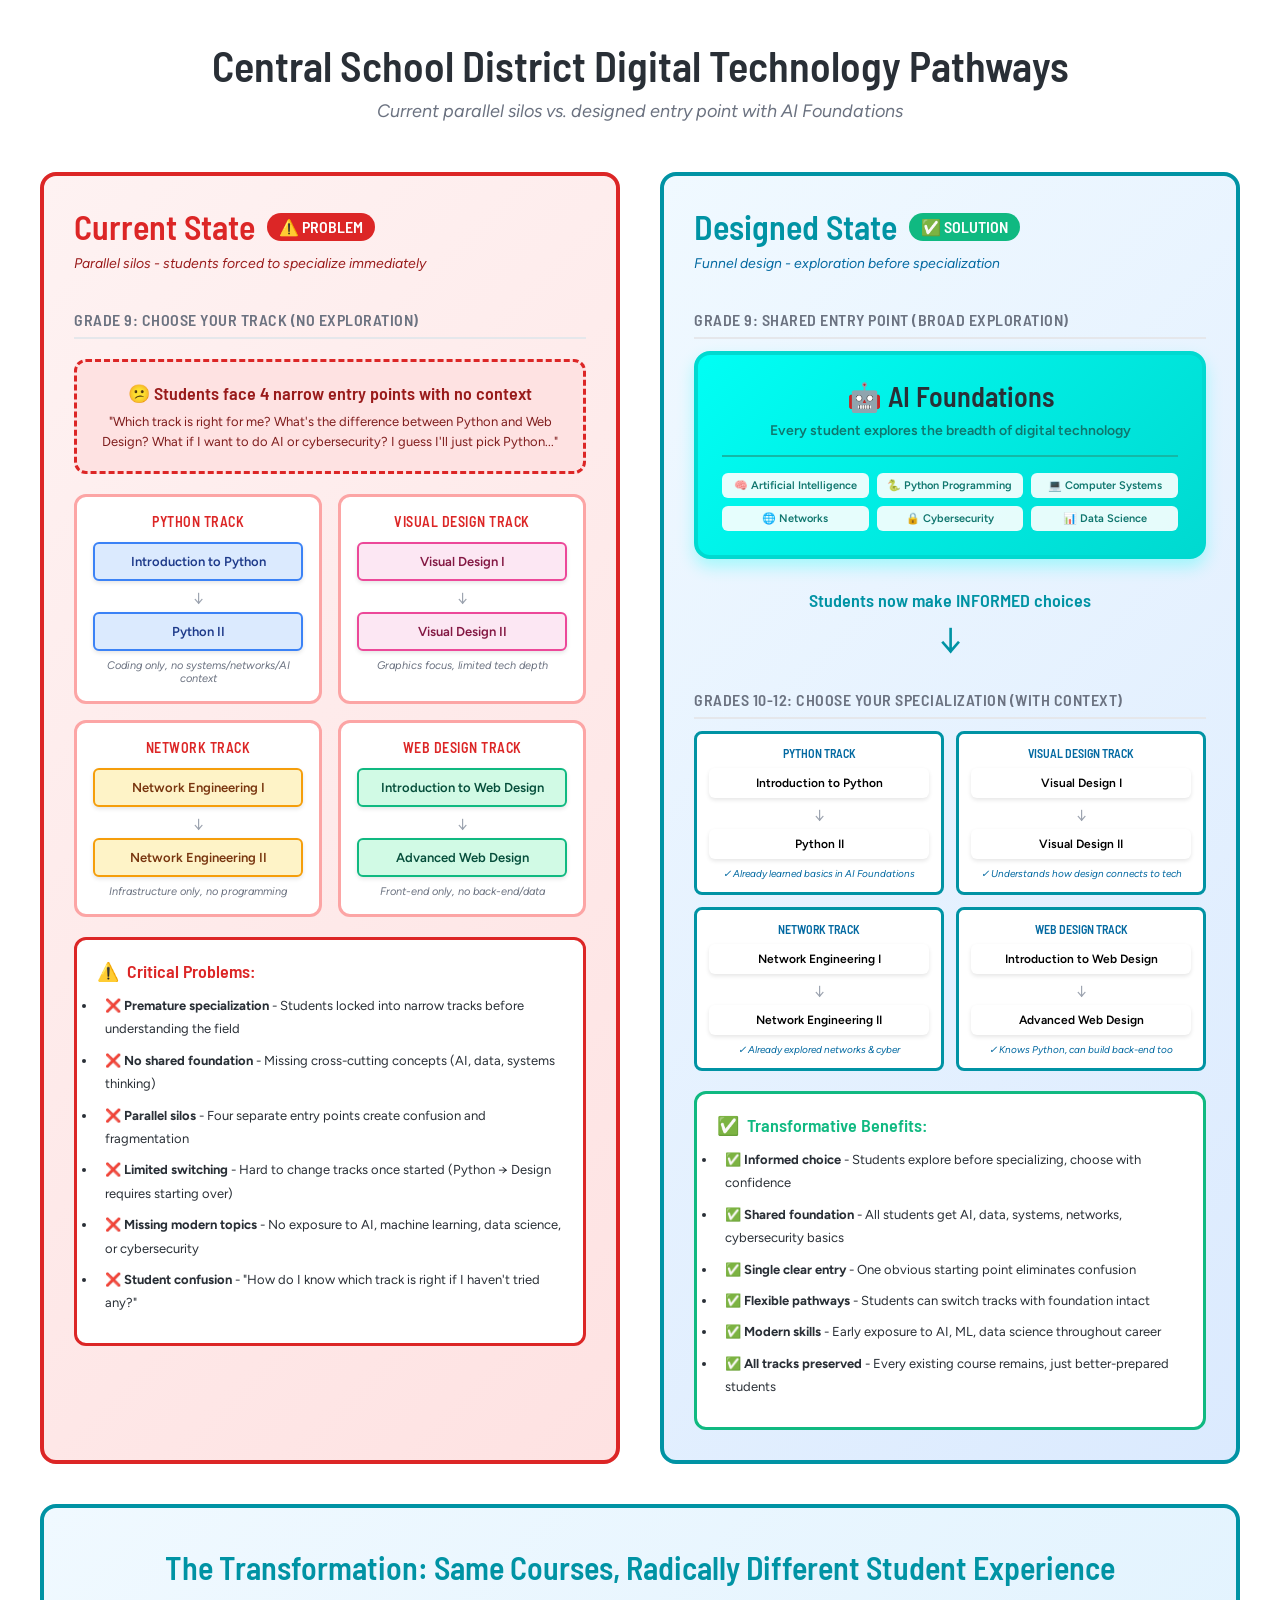
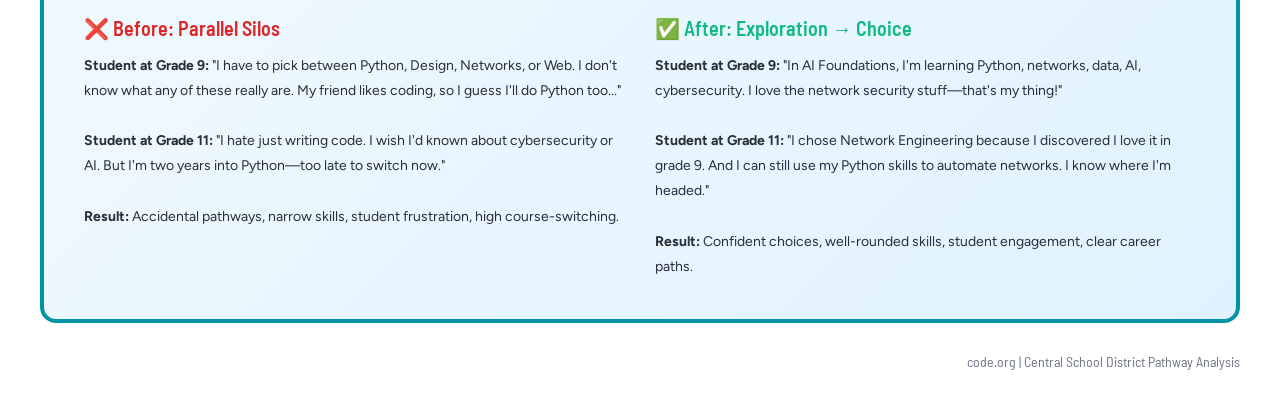
<file: Pathway_Comparison.html>
<!DOCTYPE html>
<html lang="en">
<head>
    <meta charset="UTF-8">
    <meta name="viewport" content="width=device-width, initial-scale=1.0">
    <title>Central School District: Before and After AI Foundations</title>
    <link href="https://fonts.googleapis.com/css2?family=Barlow+Semi+Condensed:wght@500;600&family=Figtree:wght@400;600&display=swap" rel="stylesheet">
    <style>
        * {
            margin: 0;
            padding: 0;
            box-sizing: border-box;
        }
        
        body {
            font-family: 'Figtree', sans-serif;
            background: #FFFFFF;
            padding: 40px;
            min-height: 100vh;
        }
        
        .main-title {
            font-family: 'Barlow Semi Condensed', sans-serif;
            font-size: 42px;
            font-weight: 600;
            color: #292F36;
            text-align: center;
            margin-bottom: 10px;
        }
        
        .subtitle {
            font-size: 18px;
            color: #6B7280;
            text-align: center;
            margin-bottom: 50px;
            font-style: italic;
        }
        
        .comparison-container {
            display: grid;
            grid-template-columns: 1fr 1fr;
            gap: 40px;
            margin-bottom: 40px;
        }
        
        .pathway-section {
            border-radius: 16px;
            padding: 30px;
            position: relative;
            min-height: 800px;
        }
        
        .current-state {
            background: linear-gradient(135deg, #FEF2F2 0%, #FEE2E2 100%);
            border: 4px solid #DC2626;
        }
        
        .designed-state {
            background: linear-gradient(135deg, #F0F9FF 0%, #DBEAFE 100%);
            border: 4px solid #0093A4;
        }
        
        .section-header {
            font-family: 'Barlow Semi Condensed', sans-serif;
            font-size: 34px;
            font-weight: 600;
            margin-bottom: 8px;
            display: flex;
            align-items: center;
            gap: 12px;
        }
        
        .current-state .section-header {
            color: #DC2626;
        }
        
        .designed-state .section-header {
            color: #0093A4;
        }
        
        .status-badge {
            font-size: 16px;
            padding: 4px 12px;
            border-radius: 20px;
            font-weight: 600;
        }
        
        .current-state .status-badge {
            background: #DC2626;
            color: white;
        }
        
        .designed-state .status-badge {
            background: #10B981;
            color: white;
        }
        
        .section-subtitle {
            font-size: 14px;
            margin-bottom: 30px;
            font-style: italic;
        }
        
        .current-state .section-subtitle {
            color: #991B1B;
        }
        
        .designed-state .section-subtitle {
            color: #0369A1;
        }
        
        /* Current State: Parallel Silos */
        .parallel-tracks {
            display: grid;
            grid-template-columns: 1fr 1fr;
            gap: 16px;
            margin-bottom: 20px;
        }
        
        .track {
            background: white;
            border: 3px solid #FCA5A5;
            border-radius: 12px;
            padding: 16px;
        }
        
        .track-title {
            font-family: 'Barlow Semi Condensed', sans-serif;
            font-size: 14px;
            font-weight: 600;
            color: #DC2626;
            text-align: center;
            margin-bottom: 12px;
            text-transform: uppercase;
            letter-spacing: 0.5px;
        }
        
        .course-box {
            padding: 10px 14px;
            border-radius: 6px;
            font-size: 13px;
            font-weight: 600;
            text-align: center;
            margin-bottom: 8px;
            box-shadow: 0 2px 4px rgba(0,0,0,0.1);
        }
        
        .track-python .course-box {
            background: #DBEAFE;
            border: 2px solid #3B82F6;
            color: #1E3A8A;
        }
        
        .track-design .course-box {
            background: #FCE7F3;
            border: 2px solid #EC4899;
            color: #831843;
        }
        
        .track-network .course-box {
            background: #FEF3C7;
            border: 2px solid #F59E0B;
            color: #78350F;
        }
        
        .track-web .course-box {
            background: #D1FAE5;
            border: 2px solid #10B981;
            color: #064E3B;
        }
        
        .course-arrow {
            text-align: center;
            color: #9CA3AF;
            font-size: 16px;
            margin: 4px 0;
        }
        
        .confusion-box {
            background: #FEE2E2;
            border: 3px dashed #DC2626;
            border-radius: 12px;
            padding: 20px;
            text-align: center;
            margin: 20px 0;
        }
        
        .confusion-title {
            font-family: 'Barlow Semi Condensed', sans-serif;
            font-size: 18px;
            font-weight: 600;
            color: #991B1B;
            margin-bottom: 8px;
        }
        
        .confusion-text {
            font-size: 13px;
            color: #7F1D1D;
            line-height: 1.5;
        }
        
        /* Designed State: Funnel */
        .entry-point {
            margin-bottom: 30px;
        }
        
        .entry-course {
            background: linear-gradient(135deg, #00FFF5 0%, #00D9D0 100%);
            border: 4px solid #00D9D0;
            border-radius: 16px;
            padding: 24px;
            text-align: center;
            box-shadow: 0 8px 16px rgba(0, 255, 245, 0.3);
        }
        
        .entry-course-title {
            font-family: 'Barlow Semi Condensed', sans-serif;
            font-size: 28px;
            font-weight: 600;
            color: #292F36;
            margin-bottom: 8px;
        }
        
        .entry-course-subtitle {
            font-size: 14px;
            color: #0F766E;
            font-weight: 600;
        }
        
        .exploration-topics {
            display: grid;
            grid-template-columns: repeat(3, 1fr);
            gap: 8px;
            margin-top: 16px;
            padding-top: 16px;
            border-top: 2px solid #14B8A6;
        }
        
        .topic-badge {
            background: rgba(255, 255, 255, 0.9);
            padding: 6px 10px;
            border-radius: 6px;
            font-size: 11px;
            font-weight: 600;
            color: #0F766E;
            text-align: center;
        }
        
        .big-arrow {
            text-align: center;
            margin: 20px 0;
        }
        
        .big-arrow-text {
            font-family: 'Barlow Semi Condensed', sans-serif;
            font-size: 18px;
            font-weight: 600;
            color: #0093A4;
            margin-bottom: 8px;
        }
        
        .big-arrow-icon {
            font-size: 36px;
            color: #0093A4;
        }
        
        .informed-tracks {
            display: grid;
            grid-template-columns: 1fr 1fr;
            gap: 12px;
        }
        
        .informed-track {
            background: white;
            border: 3px solid #0093A4;
            border-radius: 8px;
            padding: 12px;
        }
        
        .informed-track-title {
            font-family: 'Barlow Semi Condensed', sans-serif;
            font-size: 12px;
            font-weight: 600;
            color: #0369A1;
            text-align: center;
            margin-bottom: 8px;
            text-transform: uppercase;
        }
        
        .informed-track .course-box {
            font-size: 12px;
            padding: 8px 10px;
        }
        
        .grade-label {
            font-family: 'Barlow Semi Condensed', sans-serif;
            font-size: 16px;
            font-weight: 600;
            color: #6B7280;
            margin-bottom: 12px;
            text-transform: uppercase;
            letter-spacing: 0.5px;
            padding: 8px 0;
            border-bottom: 2px solid #E5E7EB;
        }
        
        .problem-box {
            background: #FFFFFF;
            border: 3px solid #DC2626;
            border-radius: 12px;
            padding: 20px;
            margin-top: 20px;
        }
        
        .problem-title {
            font-family: 'Barlow Semi Condensed', sans-serif;
            font-size: 18px;
            font-weight: 600;
            color: #DC2626;
            margin-bottom: 12px;
            display: flex;
            align-items: center;
            gap: 8px;
        }
        
        .problem-list {
            font-size: 13px;
            color: #292F36;
            line-height: 1.8;
        }
        
        .problem-list li {
            margin-bottom: 8px;
            padding-left: 8px;
        }
        
        .benefit-box {
            background: #FFFFFF;
            border: 3px solid #10B981;
            border-radius: 12px;
            padding: 20px;
            margin-top: 20px;
        }
        
        .benefit-title {
            font-family: 'Barlow Semi Condensed', sans-serif;
            font-size: 18px;
            font-weight: 600;
            color: #10B981;
            margin-bottom: 12px;
            display: flex;
            align-items: center;
            gap: 8px;
        }
        
        .benefit-list {
            font-size: 13px;
            color: #292F36;
            line-height: 1.8;
        }
        
        .benefit-list li {
            margin-bottom: 8px;
            padding-left: 8px;
        }
        
        .impact-section {
            background: linear-gradient(135deg, #F0F9FF 0%, #E0F2FE 100%);
            border: 4px solid #0093A4;
            border-radius: 16px;
            padding: 40px;
            text-align: center;
        }
        
        .impact-title {
            font-family: 'Barlow Semi Condensed', sans-serif;
            font-size: 32px;
            font-weight: 600;
            color: #0093A4;
            margin-bottom: 20px;
        }
        
        .impact-grid {
            display: grid;
            grid-template-columns: 1fr 1fr;
            gap: 30px;
            margin-top: 30px;
        }
        
        .impact-column {
            text-align: left;
        }
        
        .impact-column-title {
            font-family: 'Barlow Semi Condensed', sans-serif;
            font-size: 20px;
            font-weight: 600;
            margin-bottom: 12px;
        }
        
        .impact-column.before .impact-column-title {
            color: #DC2626;
        }
        
        .impact-column.after .impact-column-title {
            color: #10B981;
        }
        
        .impact-text {
            font-size: 14px;
            color: #292F36;
            line-height: 1.8;
        }
        
        .logo {
            text-align: right;
            margin-top: 30px;
            font-family: 'Barlow Semi Condensed', sans-serif;
            font-size: 14px;
            color: #6B7280;
        }
    </style>
</head>
<body>
    <div class="main-title">Central School District Digital Technology Pathways</div>
    <div class="subtitle">Current parallel silos vs. designed entry point with AI Foundations</div>
    
    <div class="comparison-container">
        <!-- CURRENT STATE - PARALLEL SILOS -->
        <div class="pathway-section current-state">
            <div class="section-header">
                <span>Current State</span>
                <span class="status-badge">⚠️ PROBLEM</span>
            </div>
            <div class="section-subtitle">Parallel silos - students forced to specialize immediately</div>
            
            <div class="grade-label">Grade 9: Choose Your Track (No Exploration)</div>
            
            <div class="confusion-box">
                <div class="confusion-title">😕 Students face 4 narrow entry points with no context</div>
                <div class="confusion-text">
                    "Which track is right for me? What's the difference between Python and Web Design? 
                    What if I want to do AI or cybersecurity? I guess I'll just pick Python..."
                </div>
            </div>
            
            <div class="parallel-tracks">
                <!-- Python Track -->
                <div class="track track-python">
                    <div class="track-title">Python Track</div>
                    <div class="course-box">Introduction to Python</div>
                    <div class="course-arrow">↓</div>
                    <div class="course-box">Python II</div>
                    <div style="text-align: center; font-size: 11px; color: #6B7280; margin-top: 8px; font-style: italic;">
                        Coding only, no systems/networks/AI context
                    </div>
                </div>
                
                <!-- Visual Design Track -->
                <div class="track track-design">
                    <div class="track-title">Visual Design Track</div>
                    <div class="course-box">Visual Design I</div>
                    <div class="course-arrow">↓</div>
                    <div class="course-box">Visual Design II</div>
                    <div style="text-align: center; font-size: 11px; color: #6B7280; margin-top: 8px; font-style: italic;">
                        Graphics focus, limited tech depth
                    </div>
                </div>
                
                <!-- Network Engineering Track -->
                <div class="track track-network">
                    <div class="track-title">Network Track</div>
                    <div class="course-box">Network Engineering I</div>
                    <div class="course-arrow">↓</div>
                    <div class="course-box">Network Engineering II</div>
                    <div style="text-align: center; font-size: 11px; color: #6B7280; margin-top: 8px; font-style: italic;">
                        Infrastructure only, no programming
                    </div>
                </div>
                
                <!-- Web Design Track -->
                <div class="track track-web">
                    <div class="track-title">Web Design Track</div>
                    <div class="course-box">Introduction to Web Design</div>
                    <div class="course-arrow">↓</div>
                    <div class="course-box">Advanced Web Design</div>
                    <div style="text-align: center; font-size: 11px; color: #6B7280; margin-top: 8px; font-style: italic;">
                        Front-end only, no back-end/data
                    </div>
                </div>
            </div>
            
            <!-- Problems -->
            <div class="problem-box">
                <div class="problem-title">
                    <span>⚠️</span>
                    <span>Critical Problems:</span>
                </div>
                <ul class="problem-list">
                    <li><strong>❌ Premature specialization</strong> - Students locked into narrow tracks before understanding the field</li>
                    <li><strong>❌ No shared foundation</strong> - Missing cross-cutting concepts (AI, data, systems thinking)</li>
                    <li><strong>❌ Parallel silos</strong> - Four separate entry points create confusion and fragmentation</li>
                    <li><strong>❌ Limited switching</strong> - Hard to change tracks once started (Python → Design requires starting over)</li>
                    <li><strong>❌ Missing modern topics</strong> - No exposure to AI, machine learning, data science, or cybersecurity</li>
                    <li><strong>❌ Student confusion</strong> - "How do I know which track is right if I haven't tried any?"</li>
                </ul>
            </div>
        </div>
        
        <!-- DESIGNED STATE - FUNNEL WITH AI FOUNDATIONS -->
        <div class="pathway-section designed-state">
            <div class="section-header">
                <span>Designed State</span>
                <span class="status-badge">✅ SOLUTION</span>
            </div>
            <div class="section-subtitle">Funnel design - exploration before specialization</div>
            
            <div class="grade-label">Grade 9: Shared Entry Point (Broad Exploration)</div>
            
            <!-- Entry Point -->
            <div class="entry-point">
                <div class="entry-course">
                    <div class="entry-course-title">🤖 AI Foundations</div>
                    <div class="entry-course-subtitle">Every student explores the breadth of digital technology</div>
                    
                    <div class="exploration-topics">
                        <div class="topic-badge">🧠 Artificial Intelligence</div>
                        <div class="topic-badge">🐍 Python Programming</div>
                        <div class="topic-badge">💻 Computer Systems</div>
                        <div class="topic-badge">🌐 Networks</div>
                        <div class="topic-badge">🔒 Cybersecurity</div>
                        <div class="topic-badge">📊 Data Science</div>
                    </div>
                </div>
            </div>
            
            <div class="big-arrow">
                <div class="big-arrow-text">Students now make INFORMED choices</div>
                <div class="big-arrow-icon">↓</div>
            </div>
            
            <div class="grade-label">Grades 10-12: Choose Your Specialization (With Context)</div>
            
            <div class="informed-tracks">
                <!-- Python Track -->
                <div class="informed-track">
                    <div class="informed-track-title">Python Track</div>
                    <div class="course-box track-python">Introduction to Python</div>
                    <div class="course-arrow">↓</div>
                    <div class="course-box track-python">Python II</div>
                    <div style="text-align: center; font-size: 10px; color: #0369A1; margin-top: 6px; font-style: italic;">
                        ✓ Already learned basics in AI Foundations
                    </div>
                </div>
                
                <!-- Visual Design Track -->
                <div class="informed-track">
                    <div class="informed-track-title">Visual Design Track</div>
                    <div class="course-box track-design">Visual Design I</div>
                    <div class="course-arrow">↓</div>
                    <div class="course-box track-design">Visual Design II</div>
                    <div style="text-align: center; font-size: 10px; color: #0369A1; margin-top: 6px; font-style: italic;">
                        ✓ Understands how design connects to tech
                    </div>
                </div>
                
                <!-- Network Engineering Track -->
                <div class="informed-track">
                    <div class="informed-track-title">Network Track</div>
                    <div class="course-box track-network">Network Engineering I</div>
                    <div class="course-arrow">↓</div>
                    <div class="course-box track-network">Network Engineering II</div>
                    <div style="text-align: center; font-size: 10px; color: #0369A1; margin-top: 6px; font-style: italic;">
                        ✓ Already explored networks & cyber
                    </div>
                </div>
                
                <!-- Web Design Track -->
                <div class="informed-track">
                    <div class="informed-track-title">Web Design Track</div>
                    <div class="course-box track-web">Introduction to Web Design</div>
                    <div class="course-arrow">↓</div>
                    <div class="course-box track-web">Advanced Web Design</div>
                    <div style="text-align: center; font-size: 10px; color: #0369A1; margin-top: 6px; font-style: italic;">
                        ✓ Knows Python, can build back-end too
                    </div>
                </div>
            </div>
            
            <!-- Benefits -->
            <div class="benefit-box">
                <div class="benefit-title">
                    <span>✅</span>
                    <span>Transformative Benefits:</span>
                </div>
                <ul class="benefit-list">
                    <li><strong>✅ Informed choice</strong> - Students explore before specializing, choose with confidence</li>
                    <li><strong>✅ Shared foundation</strong> - All students get AI, data, systems, networks, cybersecurity basics</li>
                    <li><strong>✅ Single clear entry</strong> - One obvious starting point eliminates confusion</li>
                    <li><strong>✅ Flexible pathways</strong> - Students can switch tracks with foundation intact</li>
                    <li><strong>✅ Modern skills</strong> - Early exposure to AI, ML, data science throughout career</li>
                    <li><strong>✅ All tracks preserved</strong> - Every existing course remains, just better-prepared students</li>
                </ul>
            </div>
        </div>
    </div>
    
    <!-- Impact Section -->
    <div class="impact-section">
        <div class="impact-title">The Transformation: Same Courses, Radically Different Student Experience</div>
        
        <div class="impact-grid">
            <div class="impact-column before">
                <div class="impact-column-title">❌ Before: Parallel Silos</div>
                <div class="impact-text">
                    <strong>Student at Grade 9:</strong> "I have to pick between Python, Design, Networks, or Web. I don't know what any of these really are. My friend likes coding, so I guess I'll do Python too..."
                    <br><br>
                    <strong>Student at Grade 11:</strong> "I hate just writing code. I wish I'd known about cybersecurity or AI. But I'm two years into Python—too late to switch now."
                    <br><br>
                    <strong>Result:</strong> Accidental pathways, narrow skills, student frustration, high course-switching.
                </div>
            </div>
            
            <div class="impact-column after">
                <div class="impact-column-title">✅ After: Exploration → Choice</div>
                <div class="impact-text">
                    <strong>Student at Grade 9:</strong> "In AI Foundations, I'm learning Python, networks, data, AI, cybersecurity. I love the network security stuff—that's my thing!"
                    <br><br>
                    <strong>Student at Grade 11:</strong> "I chose Network Engineering because I discovered I love it in grade 9. And I can still use my Python skills to automate networks. I know where I'm headed."
                    <br><br>
                    <strong>Result:</strong> Confident choices, well-rounded skills, student engagement, clear career paths.
                </div>
            </div>
        </div>
    </div>
    
    <div class="logo">code.org | Central School District Pathway Analysis</div>
</body>
</html>
</file>
